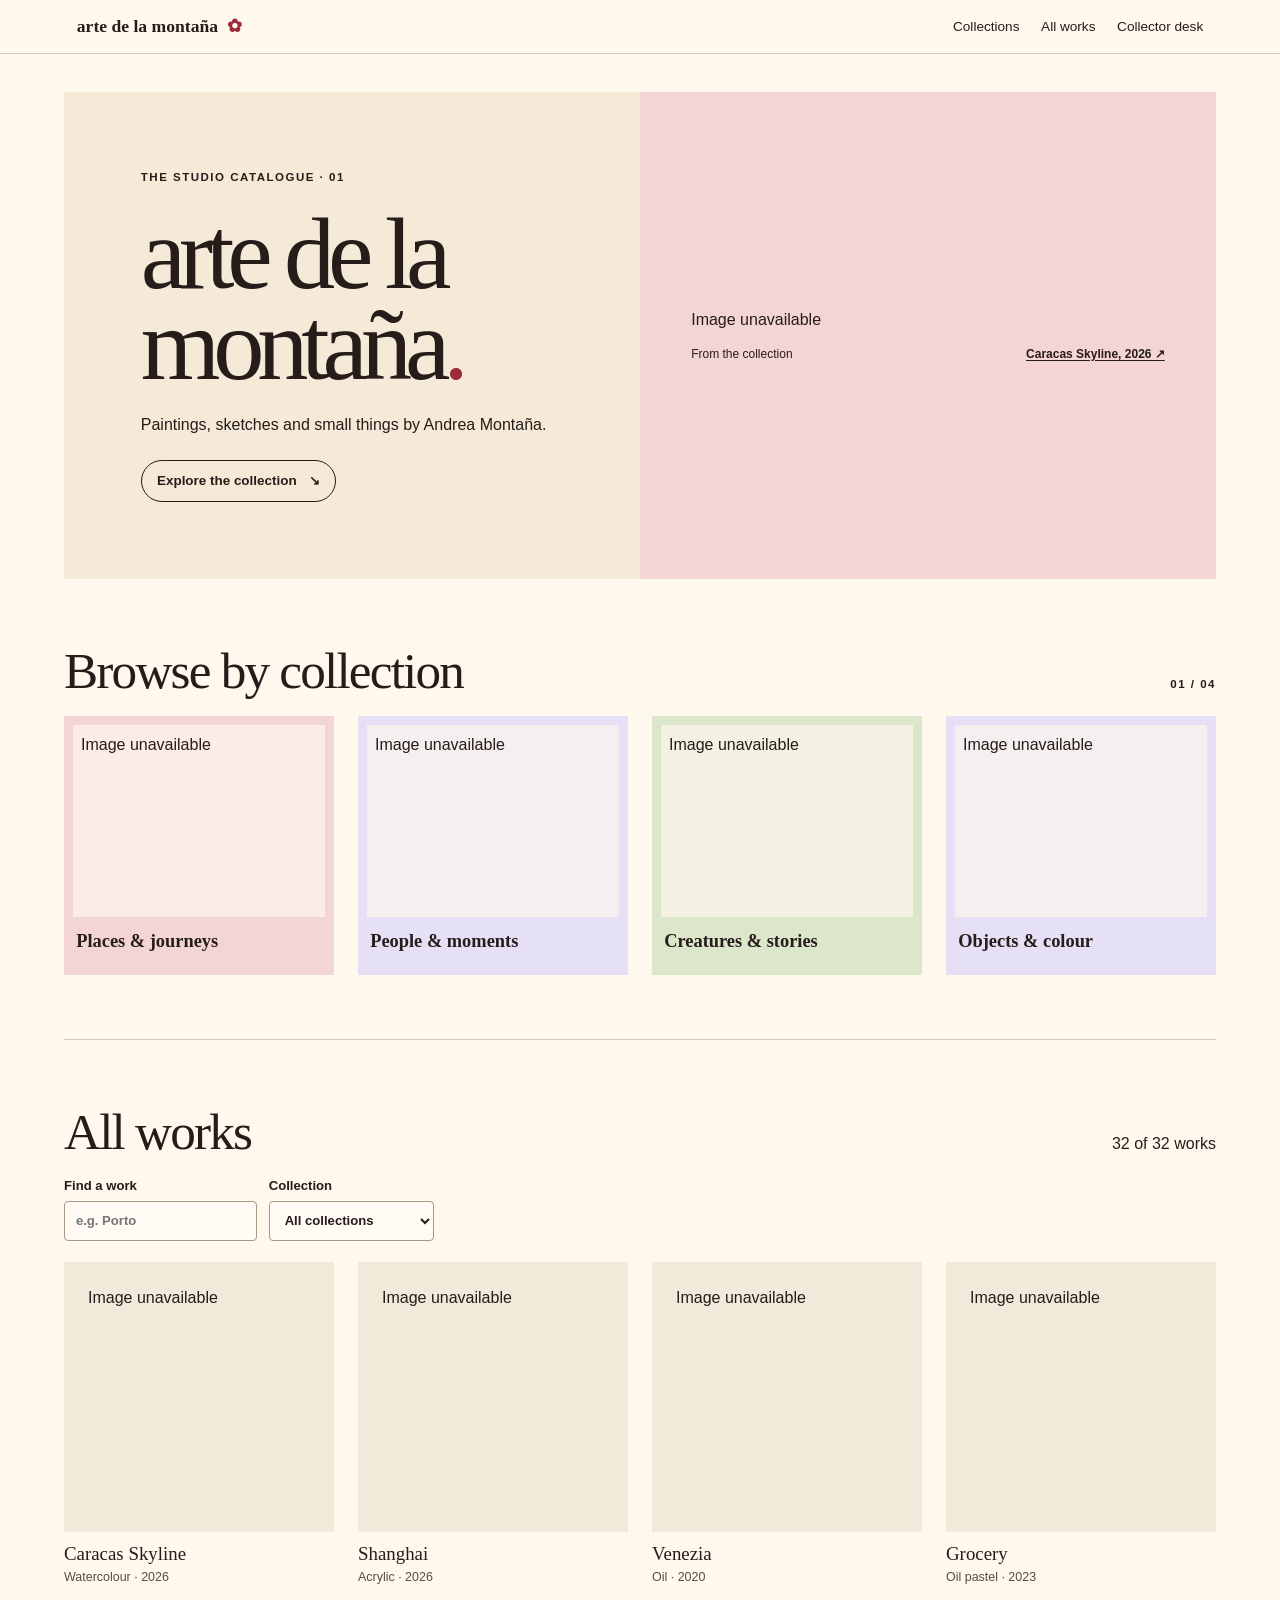
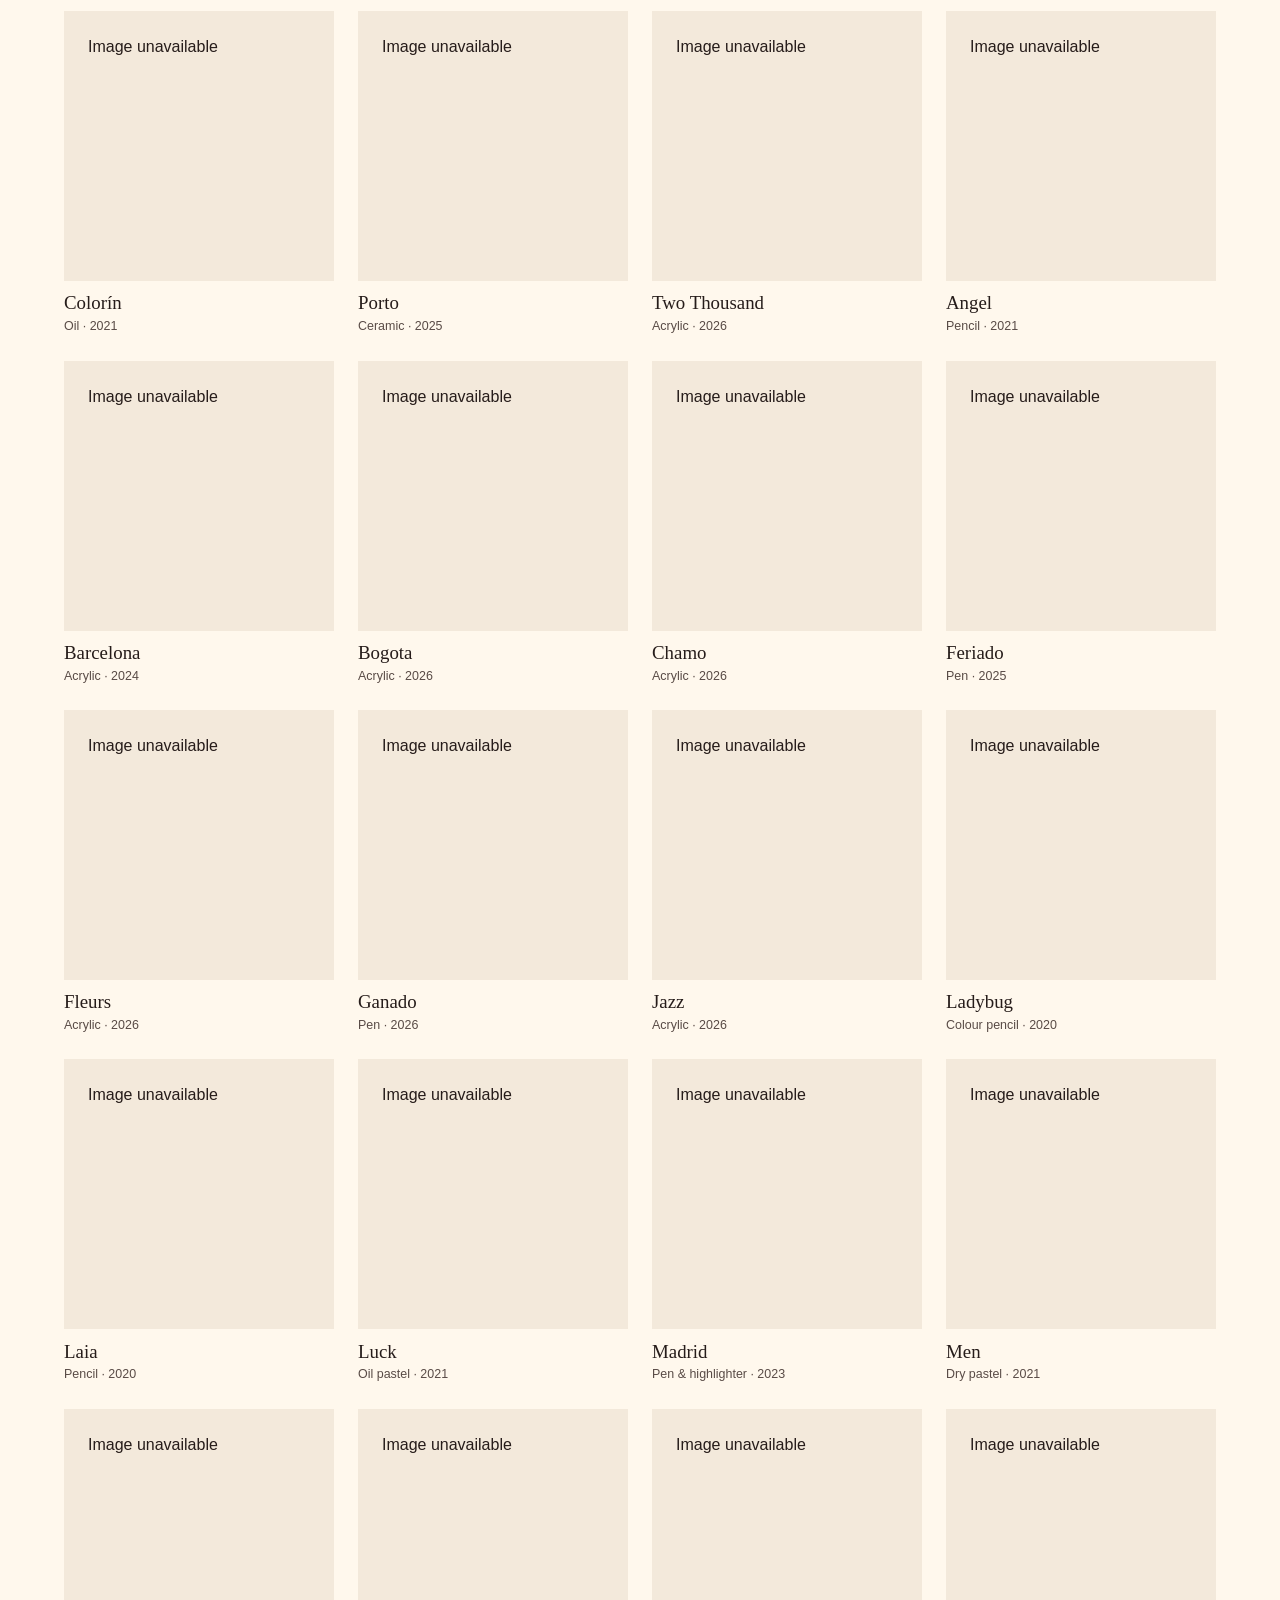
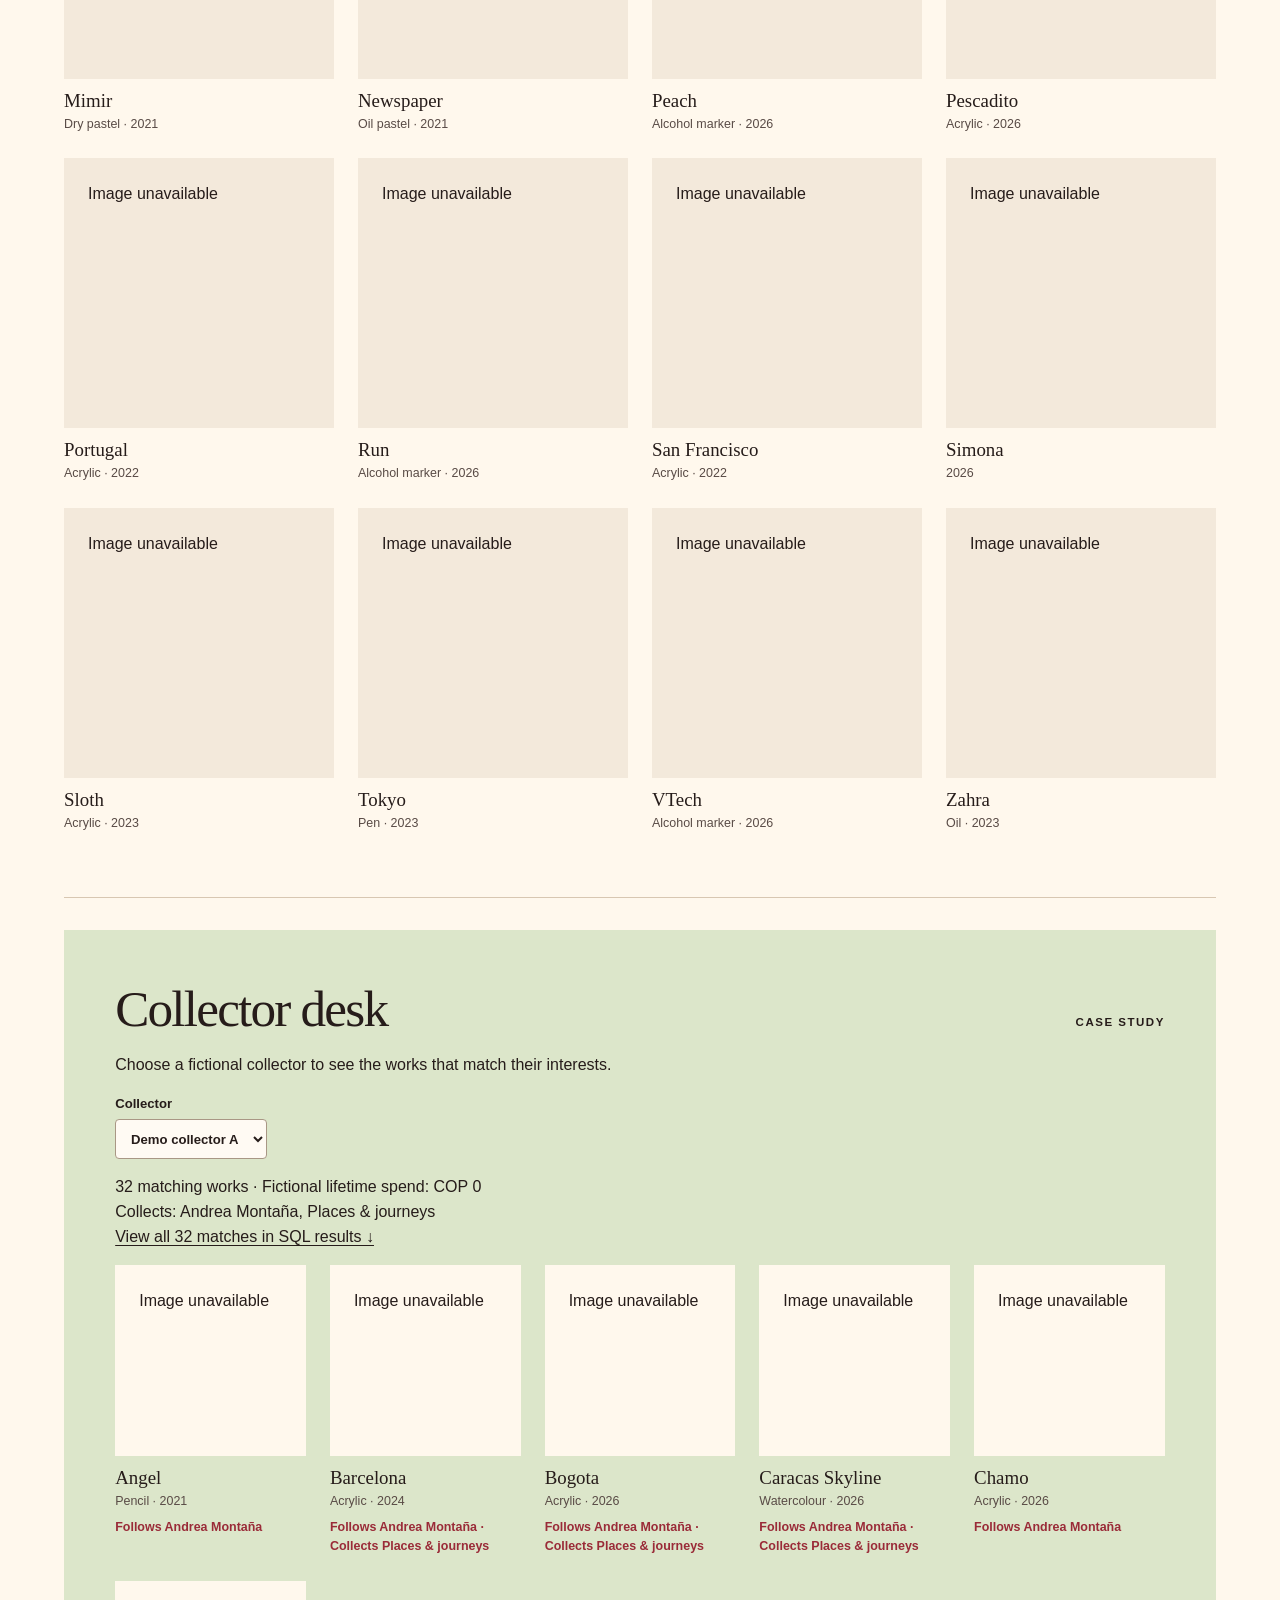
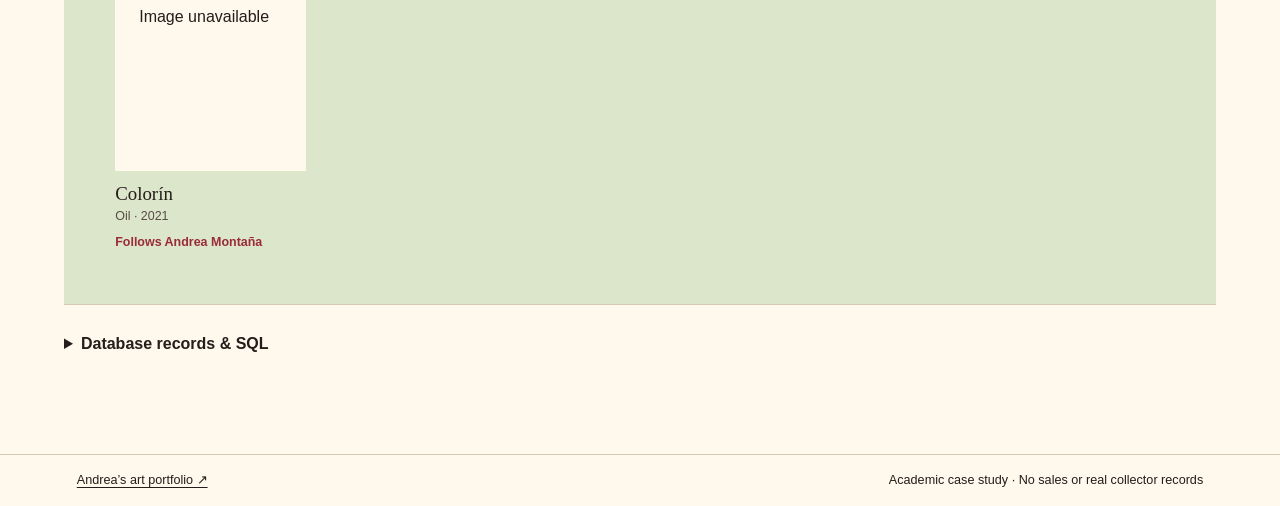
<file: index.html>
<!doctype html><html lang="en"><head><meta charset="utf-8"><meta name="viewport" content="width=device-width,initial-scale=1"><title>Arte de la Montaña | Studio catalogue</title><link rel="stylesheet" href="style.css?v=studio2"></head><body>
<header class="mast"><a class="wordmark" href="#">arte de la montaña<span>✿</span></a><nav aria-label="Main navigation"><a href="#collections">Collections</a><a href="#works">All works</a><a href="#collector-studio">Collector desk</a></nav></header>
<main>
<section class="hero"><div class="hero-copy"><p class="eyebrow">The studio catalogue · 01</p><h1>arte de la<br>montaña<span>.</span></h1><p>Paintings, sketches and small things by Andrea Montaña.</p><a class="pill" href="#works">Explore the collection <span>↘</span></a></div><figure><div id="hero-image"></div><figcaption><span>From the collection</span><a href="https://andreamontana.com/design-art/#work-caracas-skyline">Caracas Skyline, 2026 ↗</a></figcaption></figure></section>
<section id="collections"><div class="section-head"><h2>Browse by collection</h2><span class="eyebrow">01 / 04</span></div><div id="collection-grid" class="collection-grid"></div></section>
<section id="works"><div class="section-head"><h2>All works</h2><span id="count" role="status"></span></div><div class="filters"><label>Find a work <input type="search" id="search" placeholder="e.g. Porto"></label><label>Collection <select id="group"><option value="">All collections</option></select></label></div><div id="works-table" class="art-grid"></div></section>
<section id="collector-studio"><div class="section-head"><h2>Collector desk</h2><span class="eyebrow">Case study</span></div><p>Choose a fictional collector to see the works that match their interests.</p><label>Collector <select id="match-profile"></select></label><div id="collector-summary"></div><div id="collector-matches" class="art-grid matches"></div></section>
<details class="technical"><summary>Database records &amp; SQL</summary><div class="downloads"><a class="pill" href="gallery.db" download>Download SQLite ↓</a><a class="pill" href="gallery.sql" download>Download SQL ↓</a></div>
<section id="artist"><h2>02 / Artist record</h2><div class="scroll" id="artist-table"></div></section>
<section id="groups"><h2>03 / Art groups</h2><div class="scroll" id="group-table"></div><p><strong>Worked example:</strong> <a href="#queries" id="porto">Porto</a> is in <code>objects</code> on Andrea’s portfolio. A separate example membership places it in <code>creatures</code> because the ceramic depicts two fish. One artwork row, two junction rows.</p></section>
<section id="collectors"><h2>04 / Collector records</h2><p class="muted">Synthetic IDs, names, addresses, lifetime spend and preferences. These are not Andrea’s customers or sales.</p><div class="scroll" id="customer-table"></div></section>
<section id="schema"><h2>05 / Relational schema</h2><pre>artist       1 ─── 0..* artwork
artwork      1 ─── 0..* artwork_group   0..* ─── 1 art_group
customer     1 ─── 0..* customer_artist 0..* ─── 1 artist
customer     1 ─── 0..* customer_group  0..* ─── 1 art_group</pre><p><strong>Constraints:</strong> Primary keys identify records; foreign keys prevent dangling links; composite keys reject duplicate memberships or likes. Customer names are unique using SQLite’s ASCII case-insensitive comparison. Unknown facts are <code>NULL</code>, not zero.</p></section>
<section id="queries"><h2>06 / SQL queries</h2><div class="filters"><label>Query <select id="query"><option value="porto">Which groups contain Porto?</option><option value="inventory">How many works are in each group?</option><option value="recommendations">Which works match a collector?</option></select></label><label id="collector-controls" hidden>Collector <select id="collector"></select></label></div><pre id="sql"></pre><div class="scroll" id="results"></div><p class="muted">Results were generated by running these queries on the downloadable SQLite database.</p></section>

</details>
</main>
<footer><a href="https://andreamontana.com/design-art/">Andrea’s art portfolio ↗</a><span>Academic case study · No sales or real collector records</span></footer>
<script src="data.js?v=studio2"></script><script src="app.js?v=studio2"></script></body></html>
</file>
<file: style.css>
:root{--paper:#fff8ed;--cream:#f4ead7;--ink:#261c1a;--line:#d8c7b2;--berry:#9a2b38;--rose:#f4d5d5;--lilac:#e5e0f6;--green:#dce6ca;font:16px/1.55 "Trebuchet MS",Arial,sans-serif;color:var(--ink);background:var(--paper)}*{box-sizing:border-box}body{margin:0}a{color:inherit;text-underline-offset:.2em}a:hover{color:var(--berry)}button,input,select{font:inherit;color:inherit}figure,p,h1,h2,h3{margin:0}[hidden]{display:none!important}:focus-visible{outline:2px solid var(--berry);outline-offset:5px}img{width:100%;height:100%;object-fit:contain;display:block}.mast,footer{display:flex;align-items:center;justify-content:space-between;gap:1rem;flex-wrap:wrap;padding:16px clamp(20px,6vw,96px);border-bottom:1px solid var(--line)}.wordmark{font:700 1.1rem Georgia,serif;text-decoration:none}.wordmark span{color:var(--berry);margin-left:.55rem}nav{display:flex;gap:1.35rem}nav a{font-size:.85rem;text-decoration:none}main{max-width:1510px;margin:auto;padding:clamp(16px,3vw,44px) clamp(16px,5vw,75px) 70px}.hero{display:grid;grid-template-columns:1fr 1fr;background:var(--cream);overflow:hidden}.hero-copy{padding:clamp(25px,6vw,96px);align-self:center}.eyebrow{font-size:.72rem;letter-spacing:.13em;text-transform:uppercase;font-weight:700}.hero h1{font:normal clamp(3.1rem,8vw,8rem)/.89 Georgia,serif;letter-spacing:-.07em;margin:1.3rem 0}.hero h1 span{color:var(--berry)}.hero-copy p:not(.eyebrow){margin:1.4rem 0}.pill{display:inline-flex;gap:.75rem;align-items:center;border:1px solid currentColor;padding:.62rem .95rem;border-radius:100px;text-decoration:none;font-size:.84rem;font-weight:700}.hero figure{background:var(--rose);padding:clamp(18px,4vw,57px);display:flex;flex-direction:column;justify-content:center}.hero figure img{max-height:430px;min-height:220px}.hero figcaption{display:flex;justify-content:space-between;gap:.5rem;margin-top:12px;font-size:.75rem}.hero figcaption a{font-weight:700}section:not(.hero){padding:clamp(30px,5vw,64px) 0;border-bottom:1px solid var(--line)}.section-head{display:flex;justify-content:space-between;align-items:baseline;gap:1rem;margin-bottom:1rem}h2{font:normal clamp(1.8rem,4vw,3.2rem)/1.1 Georgia,serif;letter-spacing:-.035em}.collection-grid,.art-grid{display:grid;grid-template-columns:repeat(4,minmax(0,1fr));gap:clamp(9px,2vw,24px)}.collection{display:block;padding:9px;text-align:left;text-decoration:none;background:var(--rose);border:0;cursor:pointer}.collection:nth-child(2n){background:var(--lilac)}.collection:nth-child(3n){background:var(--green)}.collection .plate{background:#fff8edaa;height:clamp(96px,15vw,200px);padding:8px}.collection strong{display:block;padding:.65rem .2rem;font-family:Georgia,serif;font-size:1.15rem}.art-card{min-width:0}.art-card a{display:block;text-decoration:none}.art-card .plate{background:#f3e9db;aspect-ratio:1;padding:clamp(8px,2vw,24px)}.art-card a:hover .plate{background:var(--rose)}.art-card h3{font:normal 1.18rem Georgia,serif;margin:.7rem 0 .18rem}.art-card p{font-size:.78rem;color:#594b46}.art-card .reason{color:var(--berry);margin-top:.4rem;font-weight:700}.filters,.downloads{display:flex;flex-wrap:wrap;gap:.75rem;margin:.9rem 0 1.3rem}label{display:grid;gap:.28rem;font-size:.82rem;font-weight:700;width:max-content;max-width:100%}input,select{background:#fffaf3;border:1px solid #a99785;padding:.45rem .68rem;min-height:40px;border-radius:4px;max-width:100%}#collector-studio{margin-top:2rem;padding:clamp(16px,4vw,55px);background:var(--green)}#collector-studio label{margin:1rem 0}#collector-summary{margin:.75rem 0 1rem}.matches{grid-template-columns:repeat(auto-fit,minmax(155px,1fr))}.matches .art-card .plate{background:#fff8ed}.technical{padding:1.7rem 0}.technical>summary{cursor:pointer;font-weight:700}.technical section{padding:1.55rem 0}.technical h2{font-size:1.35rem}.muted{font-size:.8rem;color:#594b46}.scroll{overflow:auto}table{width:100%;border-collapse:collapse;min-width:490px;text-align:left;font-size:.84rem}td,th{border-bottom:1px solid var(--line);padding:.5rem .6rem}th{background:var(--cream)}pre{overflow:auto;padding:1rem;background:var(--cream);font-size:.82rem;line-height:1.55}footer{border-top:1px solid var(--line);border-bottom:0;font-size:.79rem}
@media(max-width:750px){.hero{grid-template-columns:1fr}.hero-copy{padding:27px}.hero figure img{max-height:285px;min-height:0}.collection-grid,.art-grid{grid-template-columns:repeat(2,minmax(0,1fr))}.mast{padding:12px 16px}.mast nav{gap:.85rem}.section-head{gap:.55rem}}@media(max-width:350px){.mast nav{flex-wrap:wrap}.collection strong{font-size:.94rem}}
</file>
